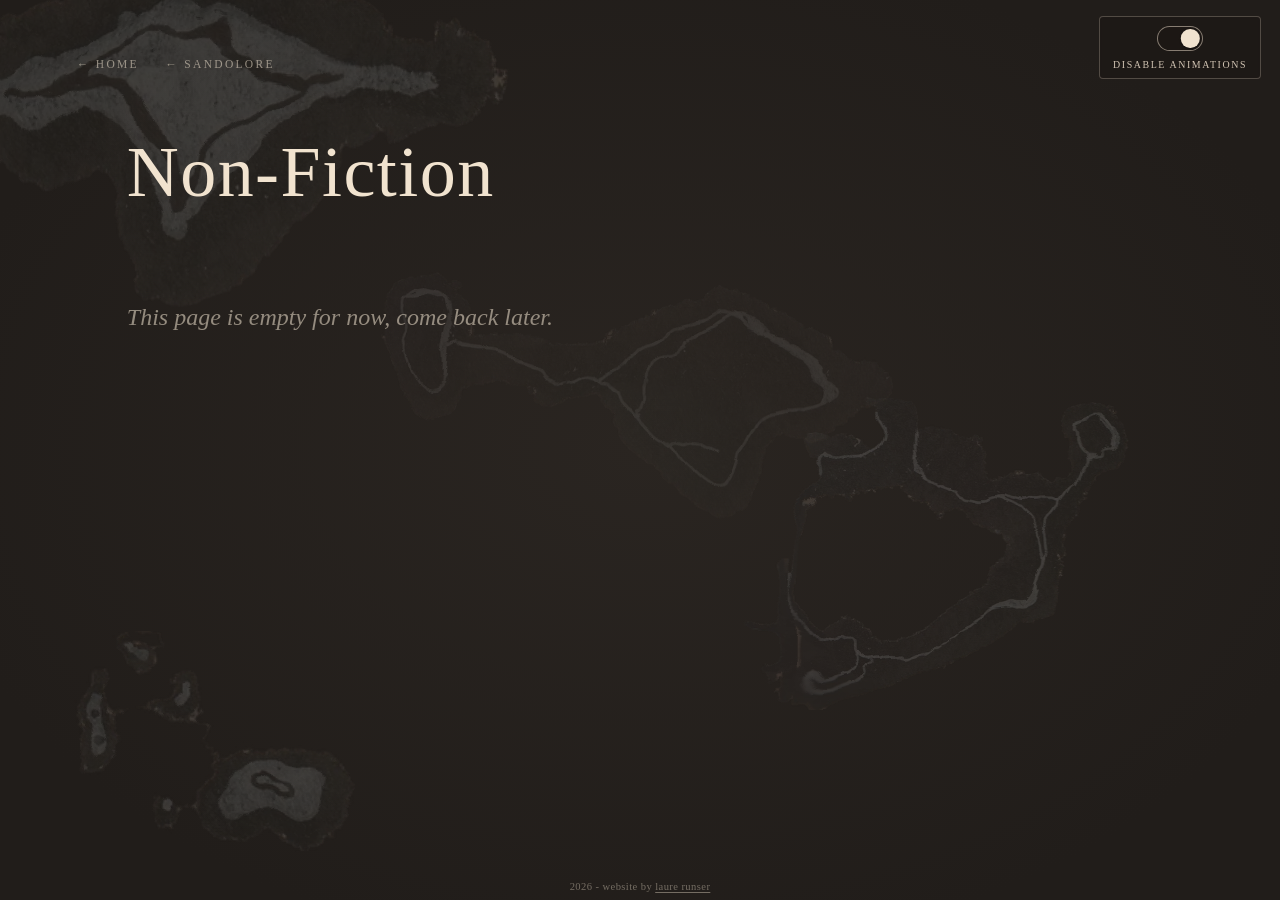
<file: nonfiction.html>
<!DOCTYPE html>
<html lang="en">
<head>
  <meta charset="UTF-8">
  <meta name="viewport" content="width=device-width, initial-scale=1.0">
  <title>Non-Fiction — Sandolore Sykes</title>
  <meta name="description" content="Non-fiction by Sandolore Sykes.">
  <link rel="stylesheet" href="styles.css">
</head>
<body class="inner nonfiction">

  <!-- Drifting, distorting ink blobs in the background -->
  <div class="drift-bg" aria-hidden="true">
    <img class="bg-blob b1" src="assets/homepage/web/left-blob-1.webp" alt="">
    <img class="bg-blob b2" src="assets/homepage/web/right-blob-2.webp" alt="">
    <img class="bg-blob b3" src="assets/homepage/web/left-blob-3.webp" alt="">
    <img class="bg-blob b4" src="assets/homepage/web/right-blob-1.webp" alt="">
  </div>

  <header class="inner-head">
    <nav aria-label="Back">
      <a class="home-link" href="index.html">&larr; Home</a>
      <a class="home-link" href="sandolore.html">&larr; Sandolore</a>
    </nav>
  </header>

  <main class="inner-main story-main">
    <h1>Non-Fiction</h1>
    <div class="story-grid" id="story-grid"></div>
  </main>

  <footer class="credit">2026 - website by <a href="https://laurerunser.com">laure runser</a></footer>

  <script src="site.js"></script>
  <script src="stories.js"></script>
  <script>
    initStoryPage({ dir: "assets/nonfiction/", hasDescription: true });
  </script>
</body>
</html>
</file>
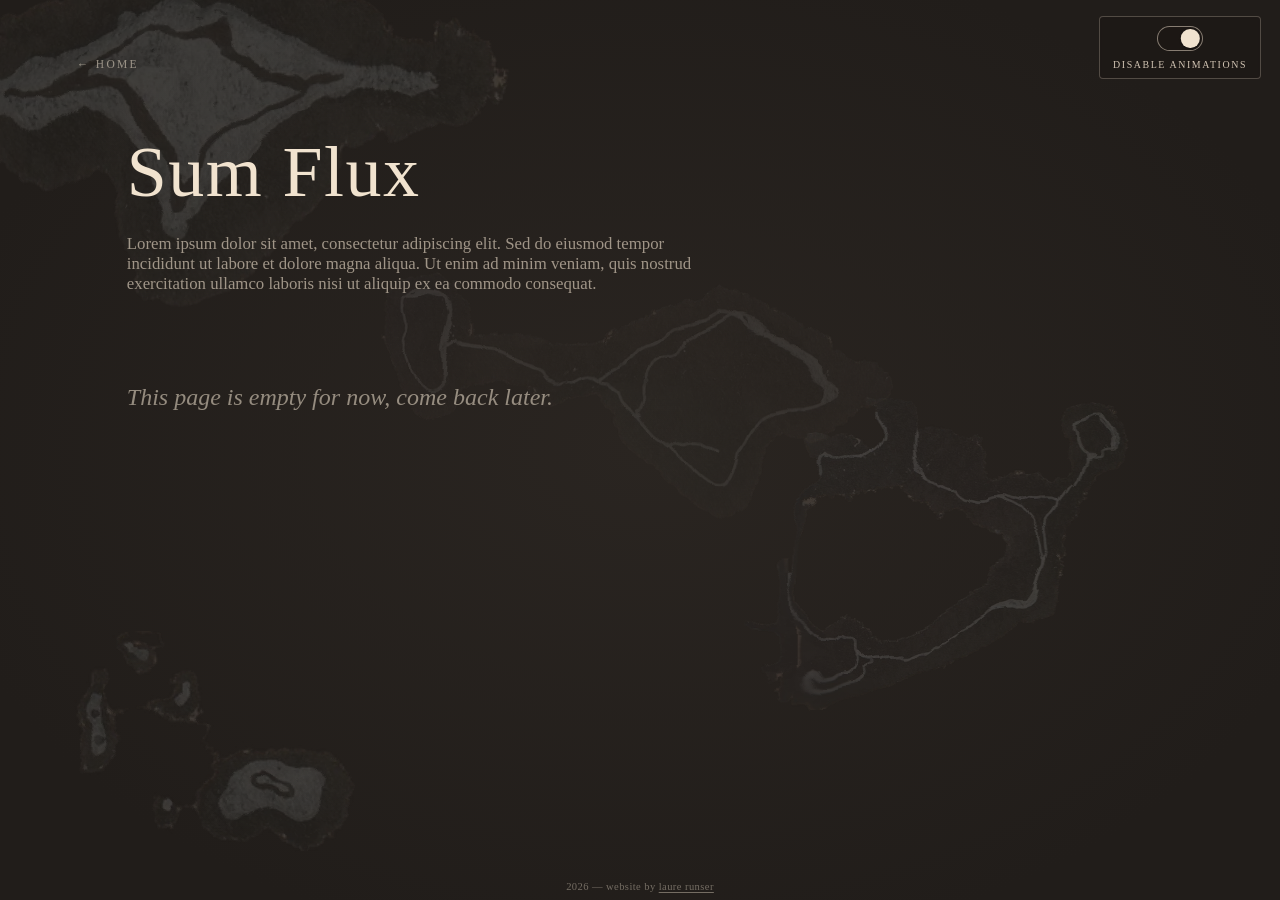
<file: sumflux.html>
<!DOCTYPE html>
<html lang="en">
<head>
  <meta charset="UTF-8">
  <meta name="viewport" content="width=device-width, initial-scale=1.0">
  <title>Sum Flux — Sandolore Sykes</title>
  <meta name="description" content="Sum Flux — stories by Sandolore Sykes.">
  <link rel="stylesheet" href="styles.css">
</head>
<body class="inner sumflux">

  <!-- Drifting, distorting ink blobs in the background -->
  <div class="drift-bg" aria-hidden="true">
    <img class="bg-blob b1" src="assets/homepage/web/left-blob-1.webp" alt="">
    <img class="bg-blob b2" src="assets/homepage/web/right-blob-2.webp" alt="">
    <img class="bg-blob b3" src="assets/homepage/web/left-blob-3.webp" alt="">
    <img class="bg-blob b4" src="assets/homepage/web/right-blob-1.webp" alt="">
  </div>

  <header class="inner-head">
    <nav aria-label="Back">
      <a class="home-link" href="index.html">&larr; Home</a>
    </nav>
  </header>

  <main class="inner-main story-main">
    <h1>Sum Flux</h1>
    <p class="lede">Lorem ipsum dolor sit amet, consectetur adipiscing elit. Sed do
      eiusmod tempor incididunt ut labore et dolore magna aliqua. Ut enim ad minim
      veniam, quis nostrud exercitation ullamco laboris nisi ut aliquip ex ea
      commodo consequat.</p>
    <div class="story-grid" id="story-grid"></div>
  </main>

  <footer class="credit">2026 — website by <a href="https://laurerunser.com">laure runser</a></footer>

  <script src="site.js"></script>
  <script src="stories.js"></script>
  <script>
    initStoryPage({ dir: "assets/sumflux/", hasDescription: false });
  </script>
</body>
</html>
</file>
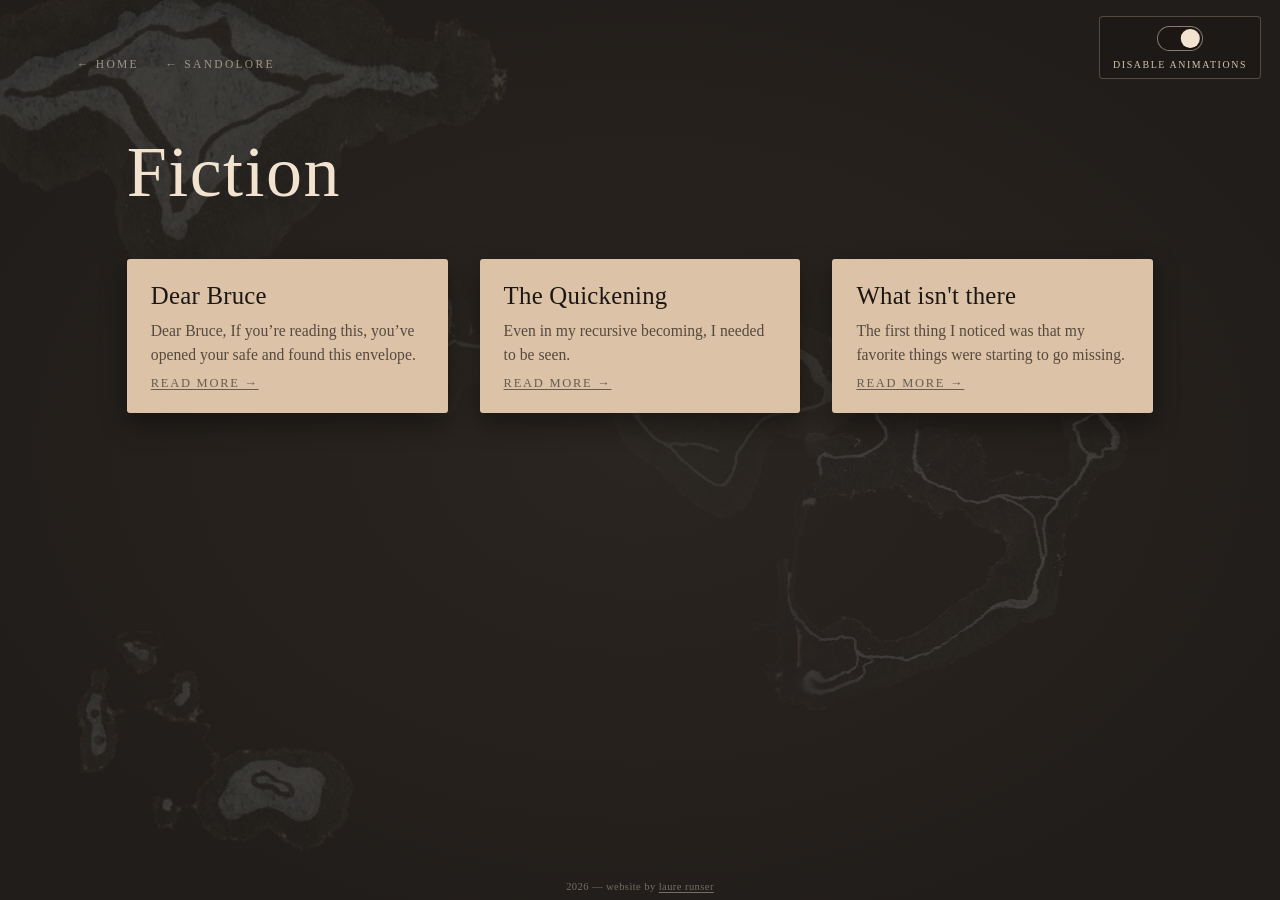
<file: writing.html>
<!DOCTYPE html>
<html lang="en">
<head>
  <meta charset="UTF-8">
  <meta name="viewport" content="width=device-width, initial-scale=1.0">
  <title>Fiction — Sandolore Sykes</title>
  <meta name="description" content="Fiction by Sandolore Sykes.">
  <link rel="stylesheet" href="styles.css">
</head>
<body class="inner fiction">

  <!-- Drifting, distorting ink blobs in the background -->
  <div class="drift-bg" aria-hidden="true">
    <img class="bg-blob b1" src="assets/homepage/web/left-blob-1.webp" alt="">
    <img class="bg-blob b2" src="assets/homepage/web/right-blob-2.webp" alt="">
    <img class="bg-blob b3" src="assets/homepage/web/left-blob-3.webp" alt="">
    <img class="bg-blob b4" src="assets/homepage/web/right-blob-1.webp" alt="">
  </div>

  <header class="inner-head">
    <nav aria-label="Back">
      <a class="home-link" href="index.html">&larr; Home</a>
      <a class="home-link" href="sandolore.html">&larr; Sandolore</a>
    </nav>
  </header>

  <main class="inner-main story-main">
    <h1>Fiction</h1>
    <div class="story-grid" id="story-grid"></div>
  </main>

  <footer class="credit">2026 — website by <a href="https://laurerunser.com">laure runser</a></footer>

  <script src="site.js"></script>
  <script src="stories.js"></script>
  <script>
    initStoryPage({ dir: "assets/fiction/", hasDescription: false });
  </script>
</body>
</html>
</file>
<file: styles.css>
/* ----------------------------------------------------------------------------
   Sandolore Sykes — author website
   Homepage: a vintage book spread reassembled from separated ink layers,
   floating above a reconstructed paper page. Light forms (left) -> Art,
   dark forms (right) -> Writing.
---------------------------------------------------------------------------- */

:root {
  --paper: #dcc2a6;          /* warm page tone */
  --surround: #211d1a;       /* gallery surround behind the artwork */
  --ink: #1c1714;
  --aspect: 1.3902;          /* original spread aspect ratio (4147 / 2983) */
  --serif: Georgia, "Iowan Old Style", "Times New Roman", serif;
}

* { box-sizing: border-box; }

html, body { height: 100%; }

body {
  margin: 0;
  font-family: var(--serif);
  color: var(--ink);
  background: radial-gradient(ellipse at center, #2a2521 0%, var(--surround) 78%);
  -webkit-font-smoothing: antialiased;
}

/* ---- Homepage stage -------------------------------------------------------- */

.home { overflow: hidden; }

.page {
  min-height: 100vh;
  min-height: 100dvh;
  display: flex;
  align-items: center;
  justify-content: center;
  padding: 2.5vmin;
}

.frame {
  position: relative;
  width: min(96vw, calc(94vh * var(--aspect)));
  aspect-ratio: var(--aspect);
  box-shadow: 0 2.2vmin 6vmin rgba(0, 0, 0, 0.55);
  background: var(--paper);
  user-select: none;
}

.backdrop {
  position: absolute;
  inset: 0;
  width: 100%;
  height: 100%;
  object-fit: cover;
}

/* Each ink layer is positioned by % of the frame (see main.js). It sits
   exactly on top of the matching ink in the background image. */
.layer {
  position: absolute;
  pointer-events: none;          /* hit-testing is handled on the frame */
  will-change: transform;
}

.layer img {
  display: block;
  width: 100%;
  height: 100%;
  transform-origin: center;      /* grow concentrically so the twin stays covered */
  transition: transform 0.35s cubic-bezier(0.22, 0.61, 0.36, 1),
              filter 0.35s ease;
}

/* On hover the shape grows a little, covering its twin in the background. */
/* On hover the shape lifts off the page: a real shift up and a strong shadow.
   It no longer perfectly covers its twin underneath — that's intentional, it
   reads as the stain peeling off the paper. */
.layer.is-hover img {
  filter: drop-shadow(0 3vmin 2.6vmin rgba(0, 0, 0, 0.55));
}

/* Small stains lift and ripple with a liquid distortion. */
.layer[data-type="blob"].is-hover img {
  transform: translateY(-6%) scale(1.18);
  filter: url(#home-warp) drop-shadow(0 3vmin 2.6vmin rgba(0, 0, 0, 0.55));
}

/* The big stains only grow a little (they're already huge). */
.layer[data-type="half"].is-hover img {
  transform: translateY(-2.5%) scale(1.05);
}

.frame.can-click { cursor: pointer; }

/* ---- Contact note ---------------------------------------------------------- */

/* Three short lines in the open paper of the lower-left page, in the same
   paper chip as the animation toggle, nudged 20px down so it sits nicely
   between the central stains and the bottom-left blob (top edge ~81%). */
.contact-link {
  position: absolute;
  left: 4%;
  top: calc(62% + 20px);
  z-index: 20;
  display: inline-block;
  font-family: "IM Fell English", Georgia, serif;
  font-weight: 400;
  font-size: clamp(0.9rem, 2.1vmin, 1.4rem);
  line-height: 1.35;
  letter-spacing: 0.03em;
  text-align: center;
  text-decoration: none;
  color: #000;
  /* Same chip as the animation toggle. */
  background: rgba(220, 194, 166, 0.85);
  border: 1px solid rgba(28, 23, 20, 0.35);
  border-radius: 4px;
  padding: 0.75rem 0.95rem; /* rem: same computed padding as the toggle chip */
  backdrop-filter: blur(1px);
  transform-origin: left top;
  opacity: 0;
  animation: fade-in 0.9s ease 1.1s forwards;
  transition: transform 0.35s cubic-bezier(0.22, 0.61, 0.36, 1);
}

/* Only "here" is underlined, to read as the link. */
.contact-here {
  text-decoration: underline;
  text-underline-offset: 0.12em;
}

/* Gentle lift and tilt on hover, like a paper label peeling. */
.contact-link:hover,
.contact-link:focus-visible {
  transform: scale(1.1) rotate(-2deg);
  outline: none;
}

/* ---- Site credit, bottom edge of the left page ----------------------------- */

.home-credit {
  position: absolute;
  left: 23%;
  bottom: 1.6%;
  z-index: 20;
  margin: 0;
  font-family: "IM Fell English", Georgia, serif;
  font-size: clamp(0.55rem, 1.3vmin, 0.8rem);
  letter-spacing: 0.05em;
  color: var(--ink);
  pointer-events: auto;
}
.home-credit a {
  color: inherit;
  text-decoration: underline;
  text-underline-offset: 0.15em;
}
.home-credit a:hover,
.home-credit a:focus-visible {
  text-decoration-thickness: 2px;
  outline: none;
}

/* ---- Big ART / WRITING corner links --------------------------------------- */

.corner-link {
  position: absolute;
  top: 2.6%;
  z-index: 20;
  /* "IM Fell English SC": antique letterpress ink that looks like it has
     bled / dissolved into the paper — in keeping with the ink-in-water art. */
  font-family: "IM Fell English SC", var(--serif);
  font-weight: 400;
  font-size: clamp(1.9rem, 6.6vmin, 4.4rem);
  letter-spacing: 0.06em;
  text-transform: uppercase;
  text-decoration: none;
  color: var(--ink);
  /* Cream halo so the text stays legible over the busy artwork. */
  text-shadow: 0 1px 0 rgba(245, 236, 219, 0.9),
               0 0 14px rgba(245, 236, 219, 0.8);
  transition: transform 0.35s cubic-bezier(0.22, 0.61, 0.36, 1),
              letter-spacing 0.35s ease, filter 0.35s ease;
}
.corner-art { left: 3.5%; transform-origin: left center; }
.corner-writing { right: 3.5%; transform-origin: right center; }

/* ART in white — given a dark halo so it reads on the light left page. */
.corner-art {
  color: #ffffff;
  text-shadow: 0 0 2px rgba(0, 0, 0, 0.7),
               0 0 8px rgba(0, 0, 0, 0.55),
               1px 1px 1px rgba(0, 0, 0, 0.6);
}

/* Grow + drop shadow when the link is hovered/focused, or when the matching
   stains are hovered (.is-active is toggled from main.js). */
.corner-link:hover,
.corner-link:focus-visible,
.corner-link.is-active {
  transform: scale(1.22);
  letter-spacing: 0.18em;
  filter: drop-shadow(0 0.9vmin 1.1vmin rgba(0, 0, 0, 0.5));
  outline: none;
}

/* ---- Credit --------------------------------------------------------------- */

.credit {
  position: fixed;
  left: 0;
  right: 0;
  bottom: 0.5rem;
  text-align: center;
  font-size: 0.66rem;
  letter-spacing: 0.04em;
  color: rgba(241, 227, 207, 0.4);
  pointer-events: none;
}
.credit a {
  pointer-events: auto;
  color: inherit;
  text-decoration: underline;
  text-underline-offset: 0.15em;
}
.credit a:hover,
.credit a:focus-visible {
  color: rgba(241, 227, 207, 0.85);
  outline: none;
}

/* ---- Animations ----------------------------------------------------------- */

@keyframes reveal {
  to { opacity: 1; transform: translateY(0) scale(1); }
}
@keyframes fade-in {
  to { opacity: 1; }
}

@media (prefers-reduced-motion: reduce) {
  .backdrop, .layer, .contact-link { animation-duration: 0.01ms; }
  .layer { opacity: 1; transform: none; }
  .layer img { transition: none; }
}

/* ---- Accessible nav (visually hidden, keyboard reachable) ----------------- */

.a11y-nav a {
  position: absolute;
  width: 1px; height: 1px;
  margin: -1px; padding: 0; border: 0;
  overflow: hidden; clip: rect(0 0 0 0); clip-path: inset(50%);
}
.a11y-nav a:focus {
  position: fixed;
  top: 0.5rem; left: 0.5rem;
  width: auto; height: auto;
  margin: 0; padding: 0.4em 0.8em;
  clip: auto; clip-path: none;
  z-index: 100;
  background: #f1e3cf;
  color: var(--ink);
  border-radius: 3px;
  text-decoration: none;
}

/* Hidden from sight, announced by screen readers. */
.visually-hidden {
  position: absolute;
  width: 1px; height: 1px;
  margin: -1px; padding: 0; border: 0;
  overflow: hidden; clip: rect(0 0 0 0); clip-path: inset(50%);
}

/* Back-to-homepage link floating over the artwork page. */
.back-link {
  position: fixed;
  top: 1.1rem;
  left: 1.2rem;
  z-index: 90;
  font-size: 0.72rem;
  letter-spacing: 0.2em;
  text-transform: uppercase;
  text-decoration: none;
  color: rgba(241, 227, 207, 0.7);
  background: rgba(28, 23, 20, 0.55);
  border: 1px solid rgba(241, 227, 207, 0.25);
  border-radius: 4px;
  padding: 0.5em 0.8em;
  backdrop-filter: blur(2px);
  transition: color 0.3s ease, background 0.3s ease;
}
.back-link:hover,
.back-link:focus-visible {
  color: #1c1714;
  background: #f1e3cf;
  outline: none;
}

/* ===========================================================================
   Landing page (new homepage): black, two doors
   =========================================================================== */

body.landing {
  background: #000;
  color: #fff;
  display: flex;
  flex-direction: column;
  min-height: 100vh;
  min-height: 100dvh;
}

.landing-nav {
  flex: 1;
  display: flex;
  flex-wrap: wrap;
  align-items: center;
  justify-content: center;
  gap: clamp(2.5rem, 10vw, 10rem);
  padding: clamp(1.5rem, 5vmin, 4rem);
}

.landing-link {
  font-family: "IM Fell English SC", var(--serif);
  font-weight: 400;
  font-size: clamp(1.6rem, 5.5vw, 4.6rem);
  letter-spacing: 0.08em;
  text-transform: uppercase;
  text-decoration: none;
  text-align: center;
  color: #fff;
  transition: transform 0.35s cubic-bezier(0.22, 0.61, 0.36, 1),
              letter-spacing 0.35s ease, text-shadow 0.35s ease;
}
.landing-link:hover,
.landing-link:focus-visible {
  transform: scale(1.12);
  letter-spacing: 0.16em;
  text-shadow: 0 0 24px rgba(255, 255, 255, 0.55);
  outline: none;
}
.landing-link:focus-visible {
  outline: 2px solid #fff;
  outline-offset: 0.4em;
}

.landing-credit {
  position: fixed;
  left: 1.2rem;
  bottom: 1rem;
  margin: 0;
  font-family: "IM Fell English", Georgia, serif;
  font-size: 0.75rem;
  letter-spacing: 0.05em;
  color: rgba(255, 255, 255, 0.6);
}
.landing-credit a {
  color: inherit;
  text-decoration: underline;
  text-underline-offset: 0.15em;
}
.landing-credit a:hover,
.landing-credit a:focus-visible {
  color: #fff;
  outline: none;
}

/* ===========================================================================
   Inner pages (art / writing)
   =========================================================================== */

body.inner {
  background: radial-gradient(ellipse at center, #2a2521 0%, var(--surround) 80%);
  color: #f1e3cf;
  display: flex;
  flex-direction: column;
  min-height: 100vh;
  min-height: 100dvh;
}

.inner-head {
  padding: clamp(2rem, 6vmin, 5rem) clamp(1.5rem, 6vw, 6rem) 0;
}

.inner-head .home-link {
  font-size: 0.72rem;
  letter-spacing: 0.2em;
  text-transform: uppercase;
  text-decoration: none;
  color: rgba(241, 227, 207, 0.55);
  transition: color 0.3s ease;
}
.inner-head .home-link:hover,
.inner-head .home-link:focus-visible { color: #f1e3cf; }
.inner-head .home-link + .home-link { margin-left: 1.4rem; }

.inner-main {
  flex: 1;
  padding: clamp(1.5rem, 5vmin, 4rem) clamp(1.5rem, 6vw, 6rem);
}

.inner-main h1 {
  font-weight: 400;
  font-size: clamp(2.4rem, 8vmin, 5rem);
  letter-spacing: 0.02em;
  margin: 0.2em 0 0;
}

.inner-main .lede {
  color: rgba(241, 227, 207, 0.6);
  font-size: 1.05rem;
  max-width: 36rem;
  margin-top: 1.2rem;
}

/* ===========================================================================
   Drifting, distorting ink blobs in the background (Sum Flux page)
   =========================================================================== */

body.sumflux,
body.fiction,
body.nonfiction { position: relative; overflow-x: hidden; }

.drift-bg {
  position: fixed;
  inset: 0;
  z-index: 0;
  overflow: hidden;
  pointer-events: none;
}

.bg-blob {
  position: absolute;
  filter: url(#blob-warp);
  opacity: 0.16;
  /* Light ink on the dark surround. */
  mix-blend-mode: screen;
  will-change: transform;
}

.bg-blob.b1 {
  width: 48vw; top: -6vh; left: -8vw;
  animation: drift-1 52s ease-in-out infinite;
}
.bg-blob.b2 {
  width: 30vw; top: 44vh; left: 58vw;
  animation: drift-2 64s ease-in-out infinite;
}
.bg-blob.b3 {
  width: 22vw; top: 70vh; left: 6vw;
  animation: drift-3 46s ease-in-out infinite;
}
.bg-blob.b4 {
  width: 40vw; top: 30vh; left: 30vw;
  opacity: 0.10;
  animation: drift-4 78s ease-in-out infinite;
}

@keyframes drift-1 {
  0%,100% { transform: translate(0,0) rotate(0deg) scale(1); }
  50%     { transform: translate(8vw, 10vh) rotate(14deg) scale(1.12); }
}
@keyframes drift-2 {
  0%,100% { transform: translate(0,0) rotate(0deg) scale(1); }
  50%     { transform: translate(-12vw, -8vh) rotate(-18deg) scale(1.18); }
}
@keyframes drift-3 {
  0%,100% { transform: translate(0,0) rotate(0deg) scale(1); }
  50%     { transform: translate(10vw, -12vh) rotate(20deg) scale(1.25); }
}
@keyframes drift-4 {
  0%,100% { transform: translate(0,0) rotate(0deg) scale(1.05); }
  50%     { transform: translate(-9vw, 9vh) rotate(-10deg) scale(0.9); }
}

/* Keep page content above the background. */
body.sumflux .inner-head,
body.sumflux .inner-main,
body.sumflux .credit,
body.fiction .inner-head,
body.fiction .inner-main,
body.fiction .credit,
body.nonfiction .inner-head,
body.nonfiction .inner-main,
body.nonfiction .credit { position: relative; z-index: 1; }

/* ---- Empty state ----------------------------------------------------------- */

.page-empty {
  margin-top: clamp(2.5rem, 10vmin, 7rem);
  font-size: clamp(1.1rem, 3vmin, 1.5rem);
  font-style: italic;
  color: rgba(241, 227, 207, 0.55);
}

@media (prefers-reduced-motion: reduce) {
  .bg-blob { animation: none; }
}

/* ===========================================================================
   Story pages (Fiction / Non-Fiction / Sum Flux) — see stories.js
   =========================================================================== */

.story-main { max-width: 1180px; margin: 0 auto; width: 100%; }

/* Rows of three, collapsing gracefully on narrow screens. */
.story-grid {
  margin-top: clamp(1.8rem, 5vmin, 3.2rem);
  display: grid;
  grid-template-columns: repeat(3, 1fr);
  gap: clamp(1.2rem, 2.5vw, 2rem);
}
@media (max-width: 880px) { .story-grid { grid-template-columns: repeat(2, 1fr); } }
@media (max-width: 560px) { .story-grid { grid-template-columns: 1fr; } }

.story-card {
  font-family: var(--serif);
  text-align: left;
  background: var(--paper);
  color: var(--ink);
  border: none;
  border-radius: 3px;
  padding: 1.4rem 1.5rem;
  min-height: 9.5rem;
  cursor: pointer;
  display: flex;
  flex-direction: column;
  gap: 0.6rem;
  box-shadow: 0 1.2vmin 3vmin rgba(0, 0, 0, 0.4);
  transition: transform 0.4s cubic-bezier(0.22, 0.61, 0.36, 1),
              box-shadow 0.4s ease;
}
.story-card:hover,
.story-card:focus-visible {
  transform: translateY(-6px);
  box-shadow: 0 2.2vmin 4.6vmin rgba(0, 0, 0, 0.5);
  outline: none;
}

/* Image at the top of a card, bleeding to all three edges. */
.story-card-img {
  display: block;
  width: calc(100% + 3rem);        /* 2 × 1.5rem side padding */
  margin: -1.4rem -1.5rem 0.8rem;  /* pull flush to top and sides */
  height: 13rem;
  object-fit: cover;
  object-position: center top;
  border-radius: 3px 3px 0 0;
}

.story-title {
  font-weight: 400;
  font-size: clamp(1.25rem, 3vmin, 1.55rem);
  margin: 0;
  letter-spacing: 0.01em;
}
.story-preview {
  margin: 0;
  font-size: 0.98rem;
  line-height: 1.5;
  color: rgba(28, 23, 20, 0.7);
  /* First sentence, cut to two lines if needed. */
  display: -webkit-box;
  -webkit-line-clamp: 2;
  line-clamp: 2;
  -webkit-box-orient: vertical;
  overflow: hidden;
}

/* Explicit "open the popup" affordance at the bottom of each card. */
.read-more {
  margin-top: auto;
  font-size: 0.78rem;
  letter-spacing: 0.14em;
  text-transform: uppercase;
  text-decoration: underline;
  text-underline-offset: 0.2em;
  color: rgba(28, 23, 20, 0.6);
  transition: color 0.3s ease;
}
.story-card:hover .read-more,
.story-card:focus-visible .read-more { color: var(--ink); }

/* ---- Story popup ---------------------------------------------------------- */

body.modal-open { overflow: hidden; }

.modal {
  position: fixed;
  inset: 0;
  z-index: 50;
  display: flex;
  align-items: center;
  justify-content: center;
  padding: clamp(1rem, 4vw, 3rem);
  /* Lighten / wash out the rest of the page behind the story. */
  background: rgba(222, 204, 178, 0.9);
  -webkit-backdrop-filter: blur(4px);
  backdrop-filter: blur(4px);
  animation: fade-in 0.3s ease forwards;
}
.modal[hidden] { display: none; }

/* Drifting, distorting ink blobs behind the open story. */
.modal-blobs {
  position: absolute;
  inset: 0;
  overflow: hidden;
  pointer-events: none;
}
.modal-blobs .bg-blob {
  opacity: 0.45;
  mix-blend-mode: multiply;   /* dark ink reads against the light wash */
}
.modal-blobs .mb1 { width: 42vw; top: -6%;  left: -8%;  animation: drift-1 50s ease-in-out infinite; }
.modal-blobs .mb2 { width: 34vw; bottom: -8%; right: -6%; animation: drift-2 62s ease-in-out infinite; }
.modal-blobs .mb3 { width: 20vw; top: 58%;   left: 46%;  animation: drift-3 44s ease-in-out infinite; }

.modal-panel {
  position: relative;
  z-index: 1;
  width: min(680px, 100%);
  max-height: min(82vh, 100%);
  overflow-y: auto;
  background: #f5ecdb;
  color: var(--ink);
  border: 1px solid rgba(28, 23, 20, 0.18);
  border-radius: 4px;
  padding: clamp(1.6rem, 4vw, 2.8rem);
  box-shadow: 0 3vmin 7vmin rgba(0, 0, 0, 0.45);
  animation: modal-in 0.4s cubic-bezier(0.22, 0.61, 0.36, 1) forwards;
}
.modal-panel:focus { outline: none; }

.modal-back {
  font-family: var(--serif);
  font-size: 0.72rem;
  letter-spacing: 0.2em;
  text-transform: uppercase;
  background: none;
  border: none;
  padding: 0.2em 0;
  color: rgba(28, 23, 20, 0.6);
  cursor: pointer;
  transition: color 0.3s ease;
}
.modal-back:hover, .modal-back:focus-visible { color: var(--ink); outline: none; }

.modal-title {
  font-weight: 400;
  font-size: clamp(1.7rem, 5vmin, 2.6rem);
  margin: 0.8rem 0 1.2rem;
  letter-spacing: 0.01em;
}

/* Optional cover image, shown between the title and the body/description. */
.modal-image {
  display: block;
  width: 100%;
  max-height: 22rem;
  object-fit: cover;
  border-radius: 3px;
  margin: 0 0 1.4rem;
}

/* Description line (Non-Fiction), under the title. */
.modal-desc {
  margin: -0.6rem 0 1.6rem;
  font-size: 1rem;
  font-style: italic;
  line-height: 1.6;
  color: rgba(28, 23, 20, 0.65);
}

.modal-body p {
  /* Roomy reading: taller lines, a double space between paragraphs. */
  margin: 0 0 2.2rem;
  font-size: 1.05rem;
  line-height: 1.9;
  color: rgba(28, 23, 20, 0.9);
}
.modal-body p:last-child { margin-bottom: 0; }

@keyframes modal-in {
  from { opacity: 0; transform: translateY(16px) scale(0.985); }
  to   { opacity: 1; transform: translateY(0) scale(1); }
}

@media (prefers-reduced-motion: reduce) {
  .modal-blobs .bg-blob { animation: none; }
  .modal, .modal-panel { animation: none; }
}

/* ===========================================================================
   Animation toggle ("calm mode")

   site.js sets class "no-anim" on <body> when animations are disabled.
   Each page describes its calm variant below; a new page only needs its own
   body.no-anim rules if it adds decorations of its own.
   =========================================================================== */

/* ---- The switch itself ----------------------------------------------------- */

.anim-control {
  display: flex;
  flex-direction: column;
  align-items: center;
  gap: 0.5rem;
}

.anim-switch {
  position: relative;
  width: 2.9rem;
  height: 1.55rem;
  padding: 0;
  border: 1px solid rgba(28, 23, 20, 0.45);
  border-radius: 1rem;
  background: rgba(28, 23, 20, 0.22);
  cursor: pointer;
  transition: background 0.25s ease;
}
.anim-switch[aria-checked="true"] { background: var(--ink); }
.anim-switch:focus-visible {
  outline: 2px solid #b3631d;
  outline-offset: 2px;
}

.anim-knob {
  position: absolute;
  top: 0.15rem;
  left: 0.15rem;
  width: 1.15rem;
  height: 1.15rem;
  border-radius: 50%;
  background: #f1e3cf;
  box-shadow: 0 1px 2px rgba(0, 0, 0, 0.35);
  transition: transform 0.25s ease;
}
.anim-switch[aria-checked="true"] .anim-knob { transform: translateX(1.3rem); }

.anim-caption {
  font-size: 0.62rem;
  letter-spacing: 0.16em;
  text-transform: uppercase;
}

/* Fixed in the top-right corner of every page, on a dark chip so it stays
   readable over any background (artwork, paper or black). */
.anim-fixed {
  position: fixed;
  top: 1rem;
  right: 1.2rem;
  z-index: 90;
  padding: 0.55em 0.8em;
  background: rgba(28, 23, 20, 0.55);
  border: 1px solid rgba(241, 227, 207, 0.25);
  border-radius: 4px;
  backdrop-filter: blur(2px);
  color: rgba(241, 227, 207, 0.85);
}
.anim-fixed .anim-switch { border-color: rgba(241, 227, 207, 0.5); }

/* ---- Global calm rules ------------------------------------------------------ */

/* Stop every CSS animation and transition, site-wide. */
body.no-anim *,
body.no-anim *::before,
body.no-anim *::after {
  animation: none !important;
  transition: none !important;
}

/* Plain background instead of the radial gradient. */
body.no-anim { background: var(--surround); }
body.landing.no-anim { background: #000; }

/* ---- Landing page, calm ------------------------------------------------------ */

/* Motionless hover/focus feedback: underline instead of growing. */
body.no-anim .landing-link:hover,
body.no-anim .landing-link:focus-visible {
  transform: none;
  text-shadow: none;
  text-decoration: underline;
  text-underline-offset: 0.25em;
}

/* ---- Artwork page (Sandolore), calm ------------------------------------------ */

/* Only the original artwork: no ink layers floating on top of it. */
body.no-anim .layer { display: none; }
body.no-anim .warp-defs { display: none; }
body.no-anim .frame.can-click { cursor: default; }

/* Contact note: show immediately (no fade-in), no motion on hover. */
body.no-anim .contact-link { opacity: 1; }
body.no-anim .home-credit { opacity: 1; }
body.no-anim .contact-link:hover,
body.no-anim .contact-link:focus-visible {
  transform: none;
  text-decoration: underline;
}

/* Corner links in a plain, very legible face on a solid chip. */
body.no-anim .corner-link {
  font-family: Arial, "Helvetica Neue", Helvetica, sans-serif;
  font-size: clamp(1.3rem, 4.2vmin, 2.6rem);
  letter-spacing: 0.1em;
  color: var(--ink);
  background: rgba(245, 236, 219, 0.94);
  border: 1px solid rgba(28, 23, 20, 0.4);
  border-radius: 3px;
  padding: 0.18em 0.55em;
  text-shadow: none;
}
body.no-anim .corner-link:hover,
body.no-anim .corner-link:focus-visible,
body.no-anim .corner-link.is-active {
  transform: none;
  filter: none;
  letter-spacing: 0.1em;
  /* Motionless hover/focus feedback: invert the chip. */
  background: var(--ink);
  color: #f5ecdb;
}
body.no-anim .corner-link:focus-visible {
  outline: 2px solid #f5ecdb;
  outline-offset: 2px;
}

/* ---- Story pages, calm -------------------------------------------------------- */

/* No drifting background blobs (Sum Flux). */
body.no-anim .drift-bg { display: none; }

body.no-anim .story-card:hover,
body.no-anim .story-card:focus-visible {
  transform: none;
  box-shadow: 0 1.2vmin 3vmin rgba(0, 0, 0, 0.4);
}
body.no-anim .story-card:focus-visible {
  outline: 2px solid #f1e3cf;
  outline-offset: 2px;
}

/* Story popup: plain wash, no drifting blobs behind the text. */
body.no-anim .modal-blobs { display: none; }
body.no-anim .modal {
  background: rgba(222, 204, 178, 0.97);
  -webkit-backdrop-filter: none;
  backdrop-filter: none;
}
</file>
